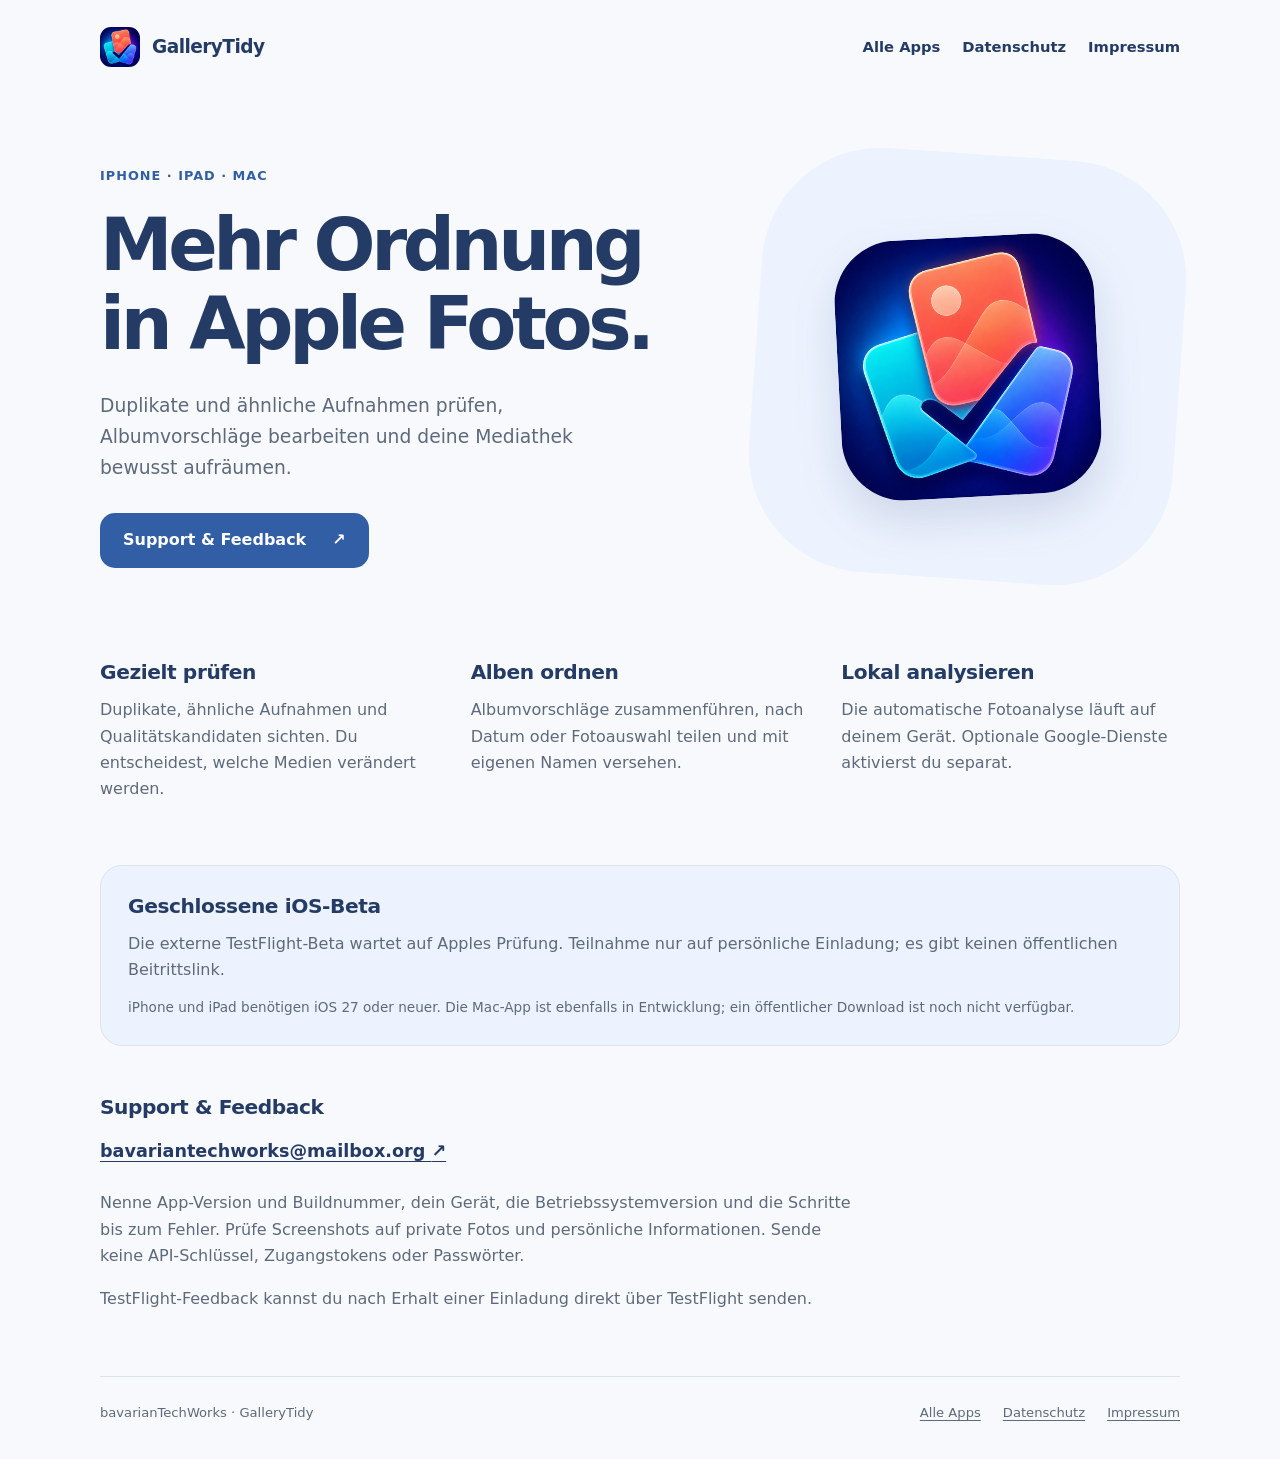
<file: index.html>
<!doctype html>
<html lang="de">
<head>
  <meta charset="utf-8">
  <meta name="viewport" content="width=device-width, initial-scale=1">
  <meta name="description" content="GalleryTidy: Apple Fotos auf iPhone, iPad und Mac aufräumen. Duplikate prüfen, Albumvorschläge bearbeiten, Support und Datenschutz.">
  <meta name="theme-color" content="#243b65">
  <title>GalleryTidy · Mehr Ordnung in Apple Fotos</title>
  <link rel="icon" href="app-icon.png">
  <link rel="stylesheet" href="style.css?v=20261002-2">
</head>
<body>
  <a class="skip" href="#main">Zum Inhalt</a>
  <header class="wrapper header"><a class="brand" href="./"><img src="app-icon.png" alt="" width="40" height="40">GalleryTidy</a><nav aria-label="Hauptnavigation"><a href="https://makki93.github.io/">Alle Apps</a><a href="privacy.html">Datenschutz</a><a href="https://makki93.github.io/impressum.html">Impressum</a></nav></header>
  <main id="main" class="wrapper">
    <section class="hero"><div><p class="eyebrow">iPhone · iPad · Mac</p><h1>Mehr Ordnung<br>in Apple Fotos.</h1><p class="lead">Duplikate und ähnliche Aufnahmen prüfen, Albumvorschläge bearbeiten und deine Mediathek bewusst aufräumen.</p><a class="button" href="#support">Support &amp; Feedback <span aria-hidden="true">↗</span></a></div><div class="hero-art"><img src="app-icon.png" alt="GalleryTidy-App-Icon mit bunten Fotokarten und Häkchen" width="260" height="260"></div></section>
    <section class="feature-grid" aria-label="Funktionen"><article><h2>Gezielt prüfen</h2><p>Duplikate, ähnliche Aufnahmen und Qualitätskandidaten sichten. Du entscheidest, welche Medien verändert werden.</p></article><article><h2>Alben ordnen</h2><p>Albumvorschläge zusammenführen, nach Datum oder Fotoauswahl teilen und mit eigenen Namen versehen.</p></article><article><h2>Lokal analysieren</h2><p>Die automatische Fotoanalyse läuft auf deinem Gerät. Optionale Google-Dienste aktivierst du separat.</p></article></section>
    <section class="beta"><h2>Geschlossene iOS-Beta</h2><p>Die externe TestFlight-Beta wartet auf Apples Prüfung. Teilnahme nur auf persönliche Einladung; es gibt keinen öffentlichen Beitrittslink.</p><p class="small">iPhone und iPad benötigen iOS 27 oder neuer. Die Mac-App ist ebenfalls in Entwicklung; ein öffentlicher Download ist noch nicht verfügbar.</p></section>
    <section id="support" class="support"><h2>Support &amp; Feedback</h2><a class="email-link" href="mailto:bavariantechworks@mailbox.org?subject=GalleryTidy%20Support">bavariantechworks@mailbox.org <span aria-hidden="true">↗</span></a><p>Nenne App-Version und Buildnummer, dein Gerät, die Betriebssystemversion und die Schritte bis zum Fehler. Prüfe Screenshots auf private Fotos und persönliche Informationen. Sende keine API-Schlüssel, Zugangstokens oder Passwörter.</p><p>TestFlight-Feedback kannst du nach Erhalt einer Einladung direkt über TestFlight senden.</p></section>
  </main>
  <footer class="wrapper footer"><span>bavarianTechWorks · GalleryTidy</span><nav aria-label="Weitere Seiten"><a href="https://makki93.github.io/">Alle Apps</a><a href="privacy.html">Datenschutz</a><a href="https://makki93.github.io/impressum.html">Impressum</a></nav></footer>
</body>
</html>
</file>
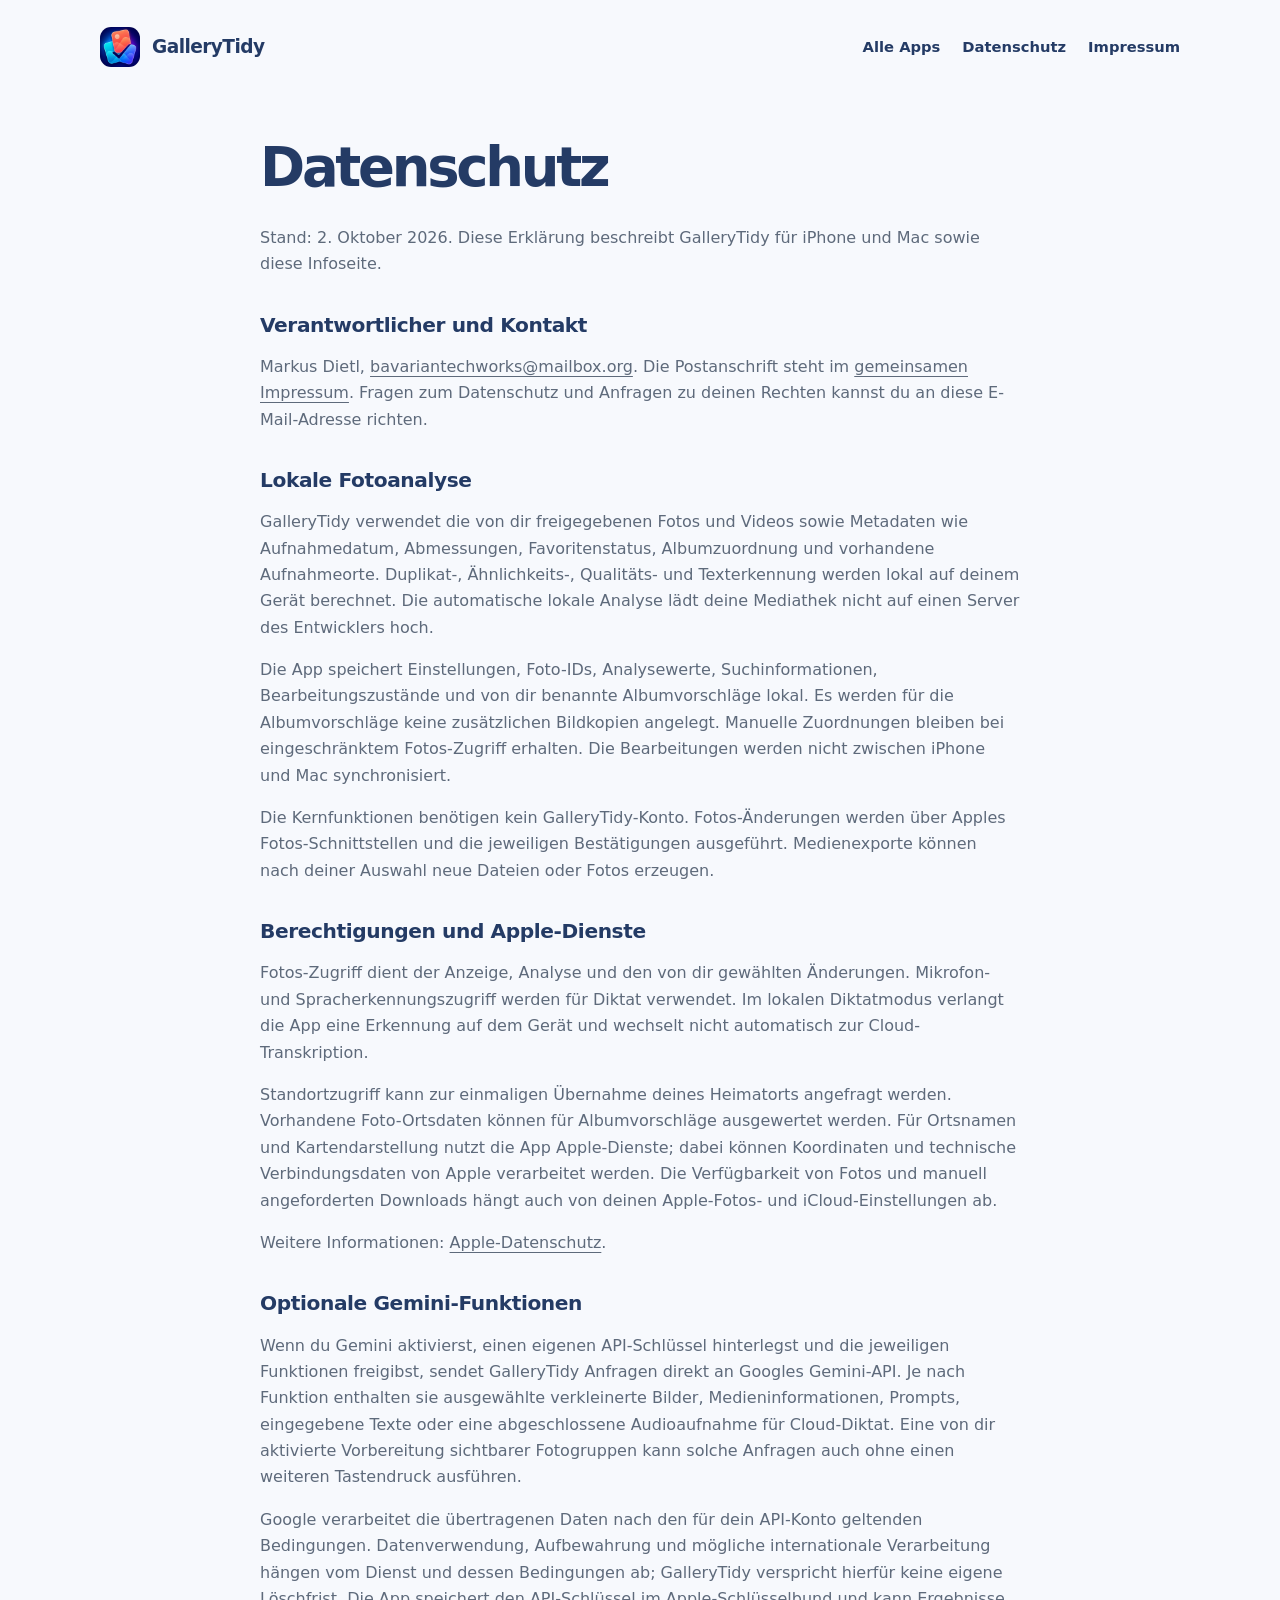
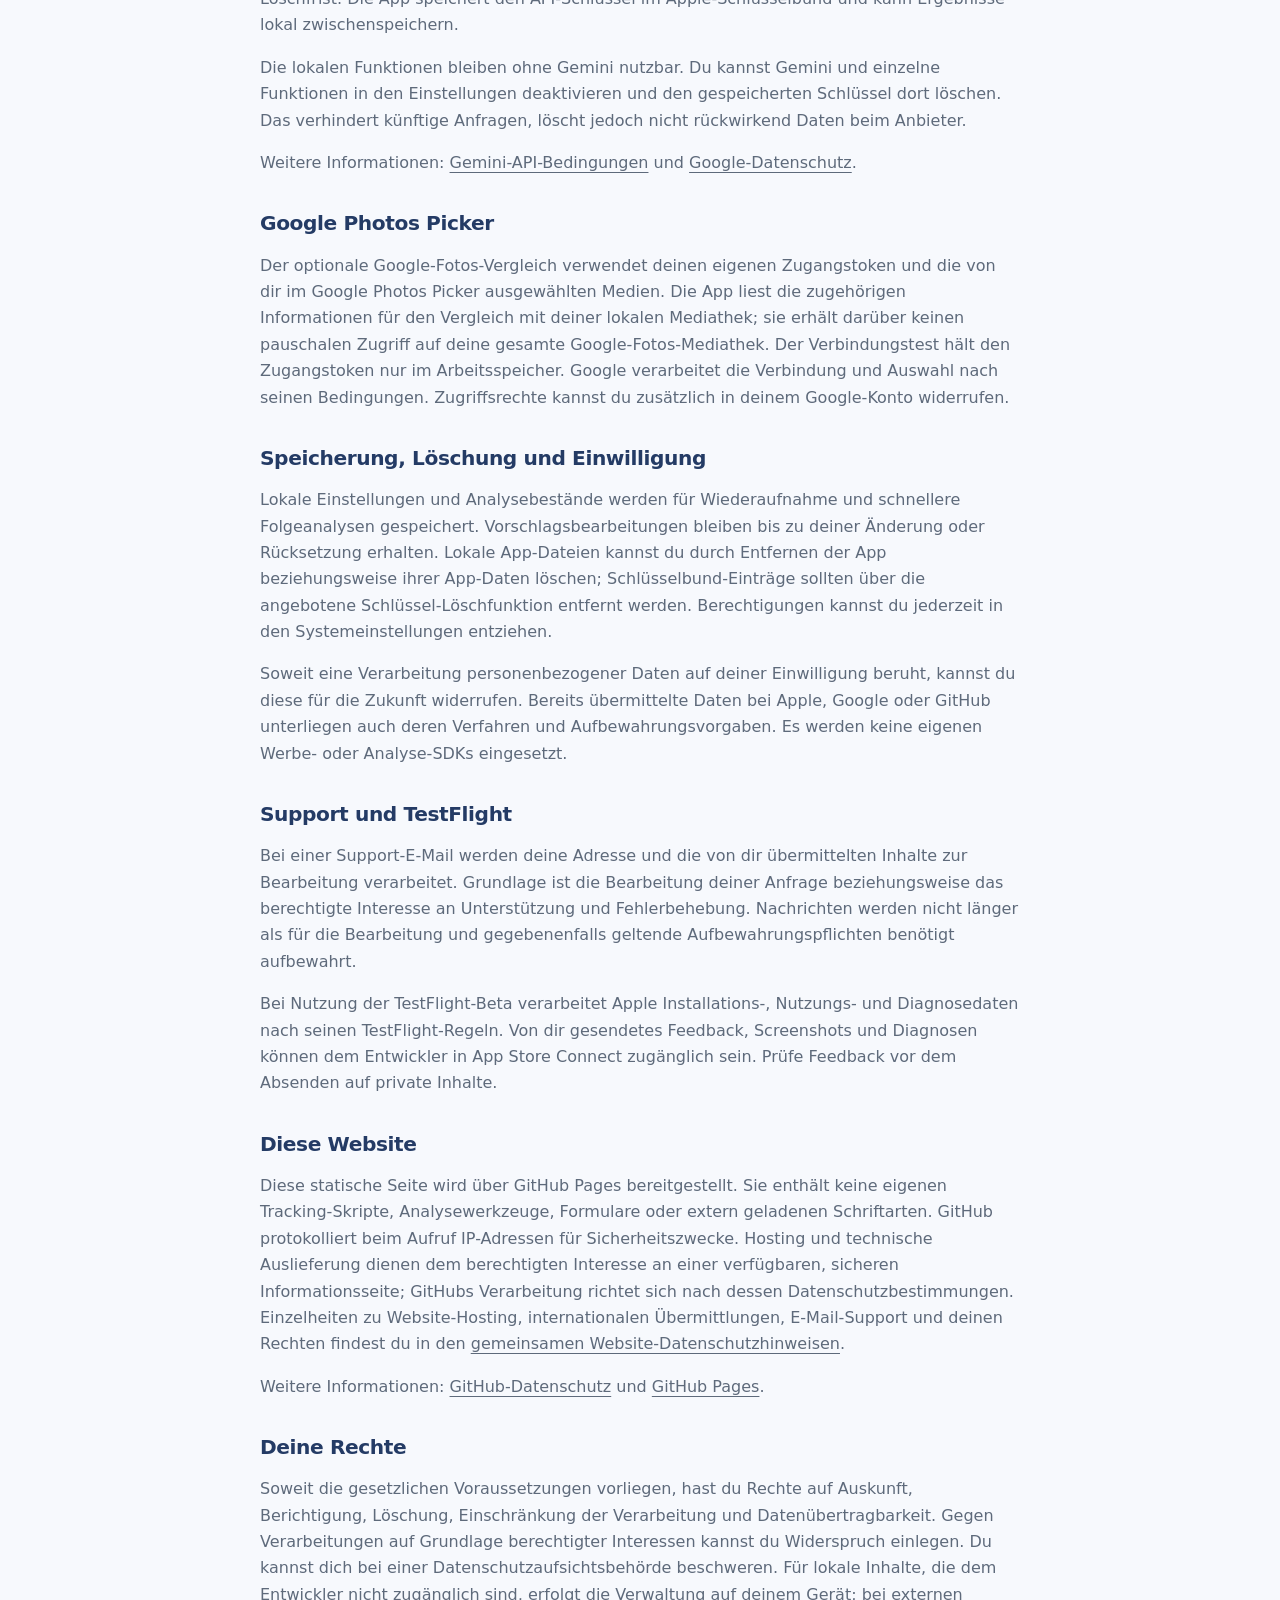
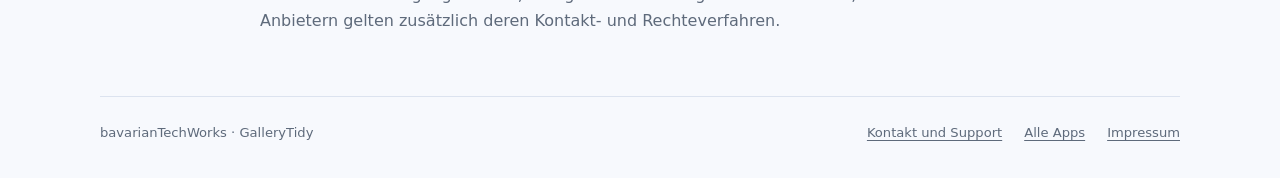
<file: privacy.html>
<!doctype html>
<html lang="de">
<head>
  <meta charset="utf-8">
  <meta name="viewport" content="width=device-width, initial-scale=1">
  <meta name="description" content="Datenschutzerklärung für GalleryTidy und diese Infoseite.">
  <title>GalleryTidy – Datenschutzerklärung</title>
  <link rel="icon" href="app-icon.png">
  <link rel="stylesheet" href="style.css?v=20261002-2">
</head>
<body>
<a class="skip" href="#main">Zum Inhalt</a>
<header class="wrapper header"><a class="brand" href="./"><img src="app-icon.png" alt="" width="40" height="40">GalleryTidy</a><nav aria-label="Hauptnavigation"><a href="https://makki93.github.io/">Alle Apps</a><a href="privacy.html" aria-current="page">Datenschutz</a><a href="https://makki93.github.io/impressum.html">Impressum</a></nav></header>
<main id="main" class="wrapper document">
  <h1>Datenschutz</h1>
  <p>Stand: 2. Oktober 2026. Diese Erklärung beschreibt GalleryTidy für iPhone und Mac sowie diese Infoseite.</p>
  <h2>Verantwortlicher und Kontakt</h2>
  <p>Markus Dietl, <a href="mailto:bavariantechworks@mailbox.org">bavariantechworks@mailbox.org</a>. Die Postanschrift steht im <a href="https://makki93.github.io/impressum.html">gemeinsamen Impressum</a>. Fragen zum Datenschutz und Anfragen zu deinen Rechten kannst du an diese E-Mail-Adresse richten.</p>
  <h2>Lokale Fotoanalyse</h2>
  <p>GalleryTidy verwendet die von dir freigegebenen Fotos und Videos sowie Metadaten wie Aufnahmedatum, Abmessungen, Favoritenstatus, Albumzuordnung und vorhandene Aufnahmeorte. Duplikat-, Ähnlichkeits-, Qualitäts- und Texterkennung werden lokal auf deinem Gerät berechnet. Die automatische lokale Analyse lädt deine Mediathek nicht auf einen Server des Entwicklers hoch.</p>
  <p>Die App speichert Einstellungen, Foto-IDs, Analysewerte, Suchinformationen, Bearbeitungszustände und von dir benannte Albumvorschläge lokal. Es werden für die Albumvorschläge keine zusätzlichen Bildkopien angelegt. Manuelle Zuordnungen bleiben bei eingeschränktem Fotos-Zugriff erhalten. Die Bearbeitungen werden nicht zwischen iPhone und Mac synchronisiert.</p>
  <p>Die Kernfunktionen benötigen kein GalleryTidy-Konto. Fotos-Änderungen werden über Apples Fotos-Schnittstellen und die jeweiligen Bestätigungen ausgeführt. Medienexporte können nach deiner Auswahl neue Dateien oder Fotos erzeugen.</p>
  <h2>Berechtigungen und Apple-Dienste</h2>
  <p>Fotos-Zugriff dient der Anzeige, Analyse und den von dir gewählten Änderungen. Mikrofon- und Spracherkennungszugriff werden für Diktat verwendet. Im lokalen Diktatmodus verlangt die App eine Erkennung auf dem Gerät und wechselt nicht automatisch zur Cloud-Transkription.</p>
  <p>Standortzugriff kann zur einmaligen Übernahme deines Heimatorts angefragt werden. Vorhandene Foto-Ortsdaten können für Albumvorschläge ausgewertet werden. Für Ortsnamen und Kartendarstellung nutzt die App Apple-Dienste; dabei können Koordinaten und technische Verbindungsdaten von Apple verarbeitet werden. Die Verfügbarkeit von Fotos und manuell angeforderten Downloads hängt auch von deinen Apple-Fotos- und iCloud-Einstellungen ab.</p>
  <p>Weitere Informationen: <a href="https://www.apple.com/legal/privacy/">Apple-Datenschutz</a>.</p>
  <h2>Optionale Gemini-Funktionen</h2>
  <p>Wenn du Gemini aktivierst, einen eigenen API-Schlüssel hinterlegst und die jeweiligen Funktionen freigibst, sendet GalleryTidy Anfragen direkt an Googles Gemini-API. Je nach Funktion enthalten sie ausgewählte verkleinerte Bilder, Medieninformationen, Prompts, eingegebene Texte oder eine abgeschlossene Audioaufnahme für Cloud-Diktat. Eine von dir aktivierte Vorbereitung sichtbarer Fotogruppen kann solche Anfragen auch ohne einen weiteren Tastendruck ausführen.</p>
  <p>Google verarbeitet die übertragenen Daten nach den für dein API-Konto geltenden Bedingungen. Datenverwendung, Aufbewahrung und mögliche internationale Verarbeitung hängen vom Dienst und dessen Bedingungen ab; GalleryTidy verspricht hierfür keine eigene Löschfrist. Die App speichert den API-Schlüssel im Apple-Schlüsselbund und kann Ergebnisse lokal zwischenspeichern.</p>
  <p>Die lokalen Funktionen bleiben ohne Gemini nutzbar. Du kannst Gemini und einzelne Funktionen in den Einstellungen deaktivieren und den gespeicherten Schlüssel dort löschen. Das verhindert künftige Anfragen, löscht jedoch nicht rückwirkend Daten beim Anbieter.</p>
  <p>Weitere Informationen: <a href="https://ai.google.dev/gemini-api/terms">Gemini-API-Bedingungen</a> und <a href="https://policies.google.com/privacy">Google-Datenschutz</a>.</p>
  <h2>Google Photos Picker</h2>
  <p>Der optionale Google-Fotos-Vergleich verwendet deinen eigenen Zugangstoken und die von dir im Google Photos Picker ausgewählten Medien. Die App liest die zugehörigen Informationen für den Vergleich mit deiner lokalen Mediathek; sie erhält darüber keinen pauschalen Zugriff auf deine gesamte Google-Fotos-Mediathek. Der Verbindungstest hält den Zugangstoken nur im Arbeitsspeicher. Google verarbeitet die Verbindung und Auswahl nach seinen Bedingungen. Zugriffsrechte kannst du zusätzlich in deinem Google-Konto widerrufen.</p>
  <h2>Speicherung, Löschung und Einwilligung</h2>
  <p>Lokale Einstellungen und Analysebestände werden für Wiederaufnahme und schnellere Folgeanalysen gespeichert. Vorschlagsbearbeitungen bleiben bis zu deiner Änderung oder Rücksetzung erhalten. Lokale App-Dateien kannst du durch Entfernen der App beziehungsweise ihrer App-Daten löschen; Schlüsselbund-Einträge sollten über die angebotene Schlüssel-Löschfunktion entfernt werden. Berechtigungen kannst du jederzeit in den Systemeinstellungen entziehen.</p>
  <p>Soweit eine Verarbeitung personenbezogener Daten auf deiner Einwilligung beruht, kannst du diese für die Zukunft widerrufen. Bereits übermittelte Daten bei Apple, Google oder GitHub unterliegen auch deren Verfahren und Aufbewahrungsvorgaben. Es werden keine eigenen Werbe- oder Analyse-SDKs eingesetzt.</p>
  <h2>Support und TestFlight</h2>
  <p>Bei einer Support-E-Mail werden deine Adresse und die von dir übermittelten Inhalte zur Bearbeitung verarbeitet. Grundlage ist die Bearbeitung deiner Anfrage beziehungsweise das berechtigte Interesse an Unterstützung und Fehlerbehebung. Nachrichten werden nicht länger als für die Bearbeitung und gegebenenfalls geltende Aufbewahrungspflichten benötigt aufbewahrt.</p>
  <p>Bei Nutzung der TestFlight-Beta verarbeitet Apple Installations-, Nutzungs- und Diagnosedaten nach seinen TestFlight-Regeln. Von dir gesendetes Feedback, Screenshots und Diagnosen können dem Entwickler in App Store Connect zugänglich sein. Prüfe Feedback vor dem Absenden auf private Inhalte.</p>
  <h2>Diese Website</h2>
  <p>Diese statische Seite wird über GitHub Pages bereitgestellt. Sie enthält keine eigenen Tracking-Skripte, Analysewerkzeuge, Formulare oder extern geladenen Schriftarten. GitHub protokolliert beim Aufruf IP-Adressen für Sicherheitszwecke. Hosting und technische Auslieferung dienen dem berechtigten Interesse an einer verfügbaren, sicheren Informationsseite; GitHubs Verarbeitung richtet sich nach dessen Datenschutzbestimmungen. Einzelheiten zu Website-Hosting, internationalen Übermittlungen, E-Mail-Support und deinen Rechten findest du in den <a href="https://makki93.github.io/privacy.html">gemeinsamen Website-Datenschutzhinweisen</a>.</p>
  <p>Weitere Informationen: <a href="https://docs.github.com/en/site-policy/privacy-policies/github-general-privacy-statement">GitHub-Datenschutz</a> und <a href="https://docs.github.com/en/pages/getting-started-with-github-pages/what-is-github-pages">GitHub Pages</a>.</p>
  <h2>Deine Rechte</h2>
  <p>Soweit die gesetzlichen Voraussetzungen vorliegen, hast du Rechte auf Auskunft, Berichtigung, Löschung, Einschränkung der Verarbeitung und Datenübertragbarkeit. Gegen Verarbeitungen auf Grundlage berechtigter Interessen kannst du Widerspruch einlegen. Du kannst dich bei einer Datenschutzaufsichtsbehörde beschweren. Für lokale Inhalte, die dem Entwickler nicht zugänglich sind, erfolgt die Verwaltung auf deinem Gerät; bei externen Anbietern gelten zusätzlich deren Kontakt- und Rechteverfahren.</p>
</main>
<footer class="wrapper footer"><span>bavarianTechWorks · GalleryTidy</span><nav aria-label="Weitere Seiten"><a href="index.html">Kontakt und Support</a><a href="https://makki93.github.io/">Alle Apps</a><a href="https://makki93.github.io/impressum.html">Impressum</a></nav></footer>
</body>
</html>
</file>
<file: style.css>
:root{color-scheme:light dark;--bg:#f7f9fd;--ink:#243b65;--muted:#5e6a7b;--line:#dce3ef;--surface:#edf3fe;--accent:#315ea4;font-family:ui-sans-serif,system-ui,-apple-system,BlinkMacSystemFont,"Segoe UI",sans-serif;line-height:1.65}
*{box-sizing:border-box}
html{scroll-padding-top:24px}
body{margin:0;background:var(--bg);color:var(--ink)}
.wrapper{width:min(1080px,calc(100% - 48px));margin-inline:auto}
a{color:inherit;text-underline-offset:.22em;overflow-wrap:anywhere}
a:focus-visible{outline:3px solid var(--accent);outline-offset:5px;border-radius:4px}
.skip{position:absolute;top:-80px;left:16px;background:var(--ink);color:var(--bg);padding:12px 18px;z-index:10}
.skip:focus{top:12px}
.header{display:flex;justify-content:space-between;align-items:center;gap:20px;flex-wrap:wrap;padding-block:27px}
.brand{display:inline-flex;align-items:center;gap:12px;font-size:1.16rem;font-weight:750;text-decoration:none;letter-spacing:-.03em}
.brand img{border-radius:11px}
nav{display:flex;flex-wrap:wrap;gap:22px}
.header nav a{font-weight:600;text-decoration:none;font-size:.92rem}
.header nav a:hover{text-decoration:underline}
.hero{display:grid;grid-template-columns:1.4fr 1fr;align-items:center;gap:60px;padding-block:60px 68px}
.eyebrow{color:var(--accent);font-size:.8rem;letter-spacing:.08em;text-transform:uppercase;font-weight:650;margin:0 0 20px}
h1{font-size:clamp(2.7rem,5.7vw,4.6rem);line-height:1.08;letter-spacing:-.06em;margin:0 0 27px;font-weight:750;overflow-wrap:break-word}
.lead{font-size:1.17rem;max-width:490px;color:var(--muted);margin:0 0 30px}
.button{display:inline-flex;gap:26px;justify-content:space-between;align-items:center;min-height:48px;padding:14px 23px;background:var(--accent);color:#fff;border-radius:15px;text-decoration:none;font-weight:650}
.hero-art{display:grid;place-items:center;background:var(--surface);aspect-ratio:1;border-radius:28%;transform:rotate(4deg)}
.hero-art img{width:74%;max-width:260px;height:auto;display:block;border-radius:24%;transform:rotate(-7deg);box-shadow:0 20px 45px #15336b25}
.feature-grid{display:grid;grid-template-columns:repeat(3,minmax(0,1fr));gap:32px;padding-block:12px 46px}
h2{font-size:1.26rem;line-height:1.3;letter-spacing:-.02em;margin:0 0 12px}
.feature-grid p,.support p{color:var(--muted);margin:0 0 16px}
.beta{background:var(--surface);border:1px solid var(--line);border-radius:22px;padding:27px}
.beta p{margin:0 0 12px;color:var(--muted)}
.beta p:last-child{margin:0}
.small{font-size:.85rem}
.support{padding-block:48px;max-width:760px}
.email-link{display:inline-block;font-weight:650;font-size:1.1rem;margin-block:5px 24px;max-width:100%}
.footer{display:flex;justify-content:space-between;gap:20px;flex-wrap:wrap;border-top:1px solid var(--line);padding-block:25px 35px;font-size:.82rem;color:var(--muted)}
.document{max-width:760px;padding-block:45px}
.document h1{font-size:clamp(2.2rem,5vw,3.4rem)}
.document h2{margin-top:34px}
.document p{color:var(--muted)}
@media(prefers-color-scheme:dark){:root{--bg:#121925;--ink:#e8edf7;--muted:#b8c4d6;--line:#354663;--surface:#1b2c44;--accent:#9dbfff}.button{color:#122544}}
@media(max-width:700px){.wrapper{width:calc(100% - 36px)}.header{padding-block:22px}.header nav{gap:18px}.hero{grid-template-columns:1fr;gap:32px;padding-block:32px 42px}.hero-art{order:-1;width:180px;justify-self:start}.hero-art img{width:78%}.lead{font-size:1.05rem}.feature-grid{grid-template-columns:1fr;gap:20px;padding-bottom:30px}.feature-grid p{margin:0}.beta{padding:22px}.support{padding-block:35px}.email-link{font-size:.98rem}.document{padding-block:30px}}
@media(prefers-reduced-motion:reduce){*{scroll-behavior:auto}}
</file>
